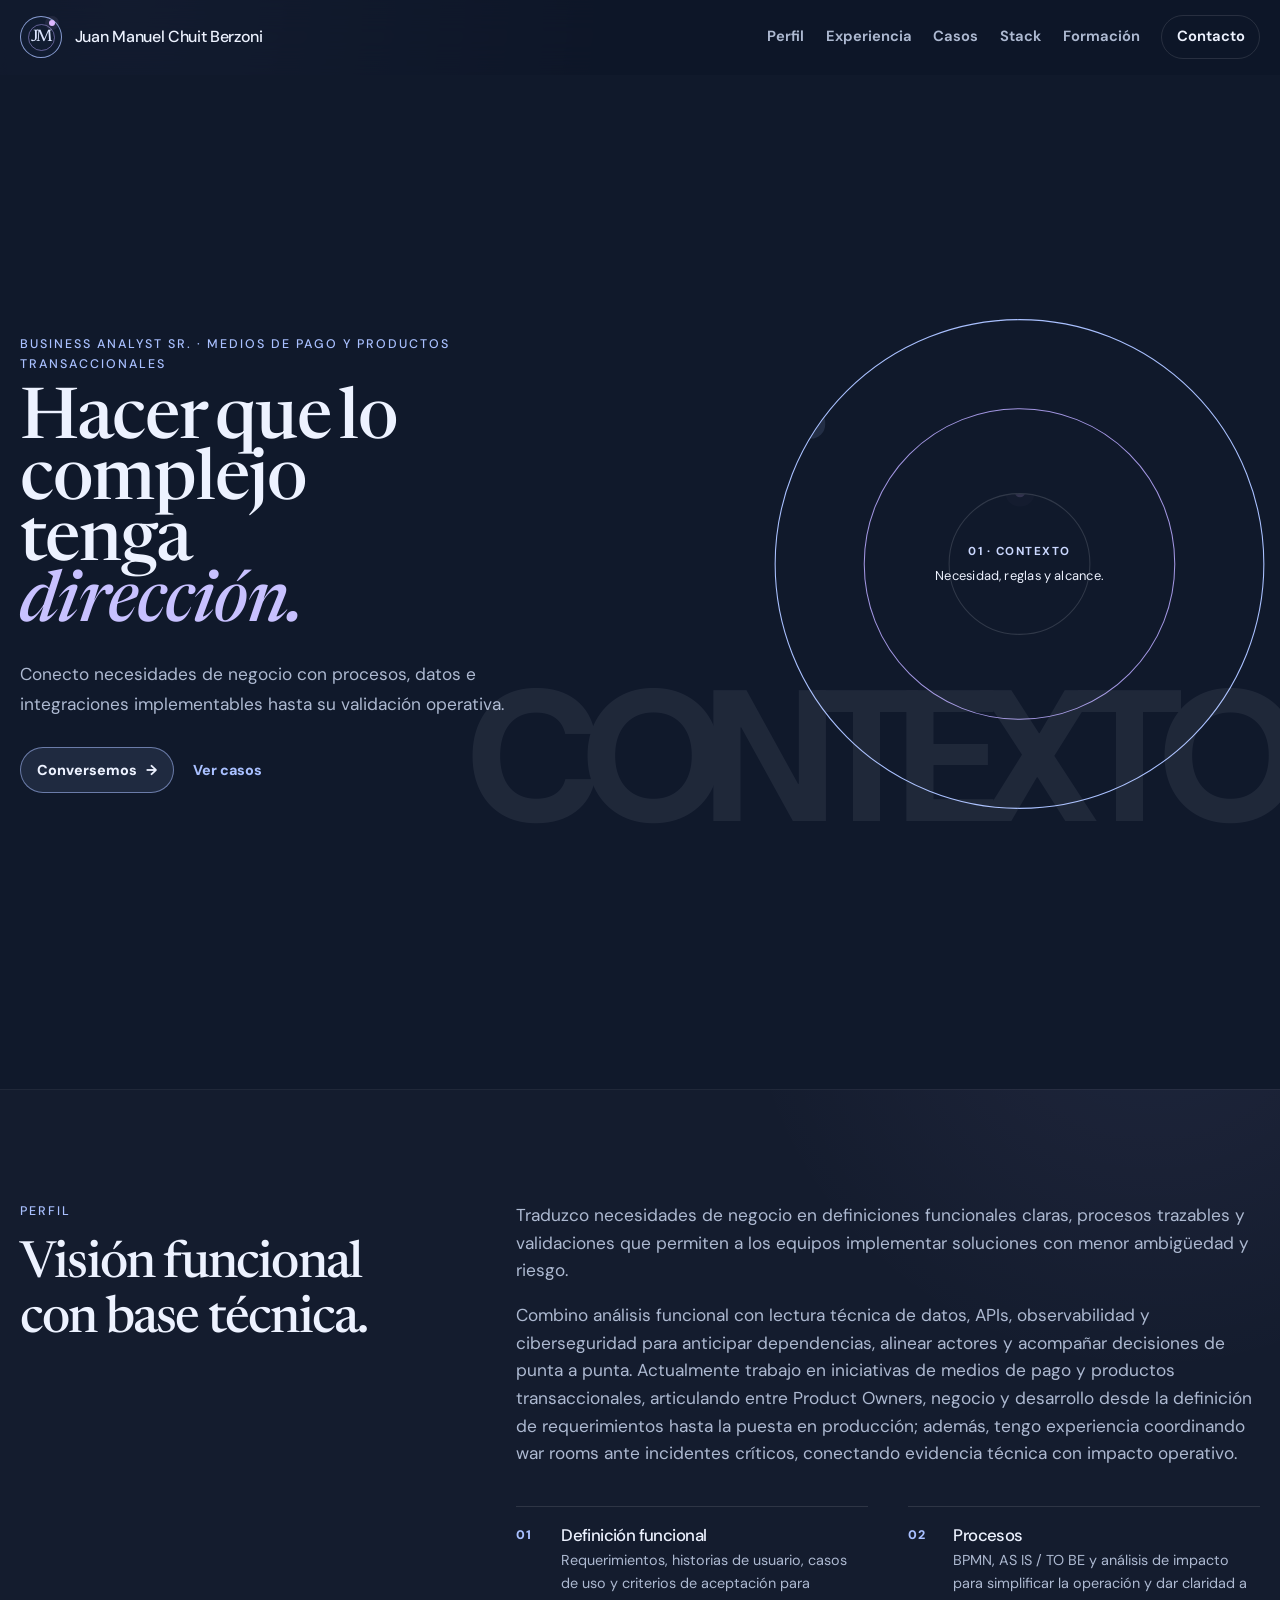
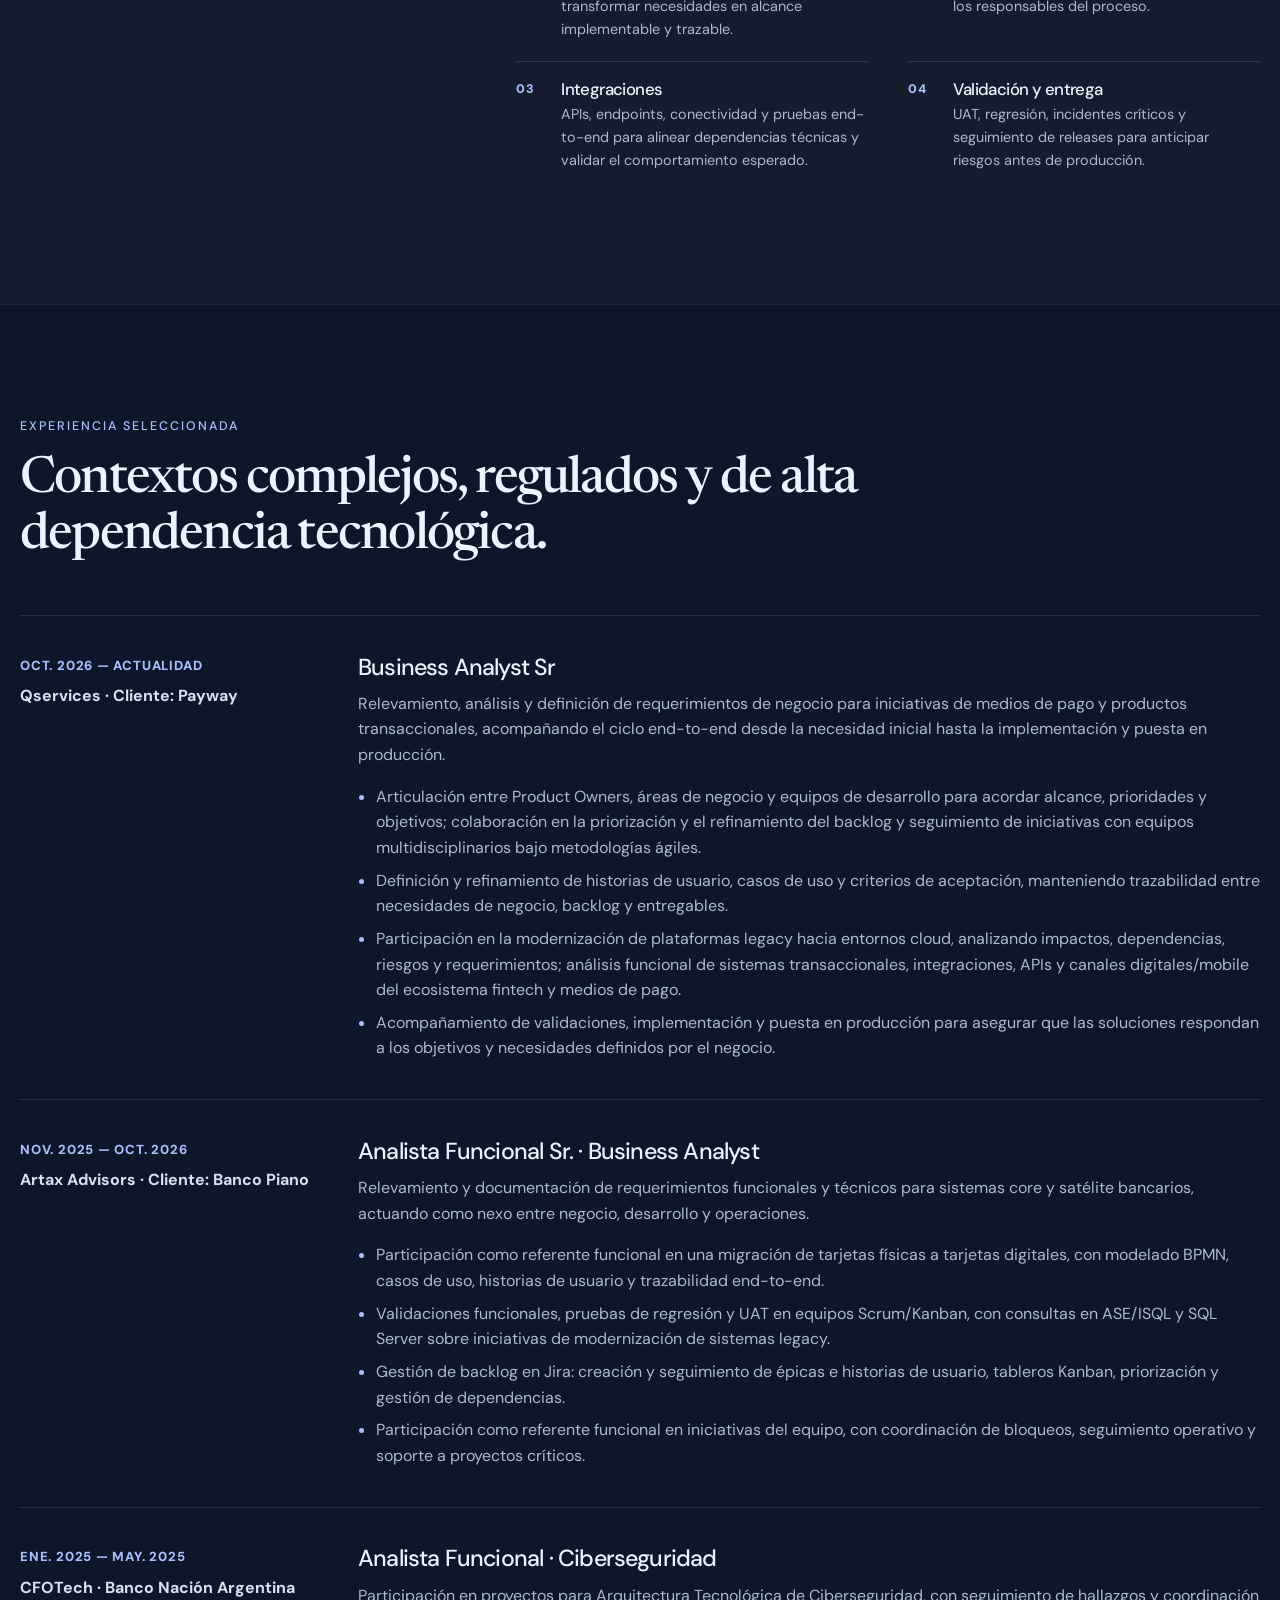
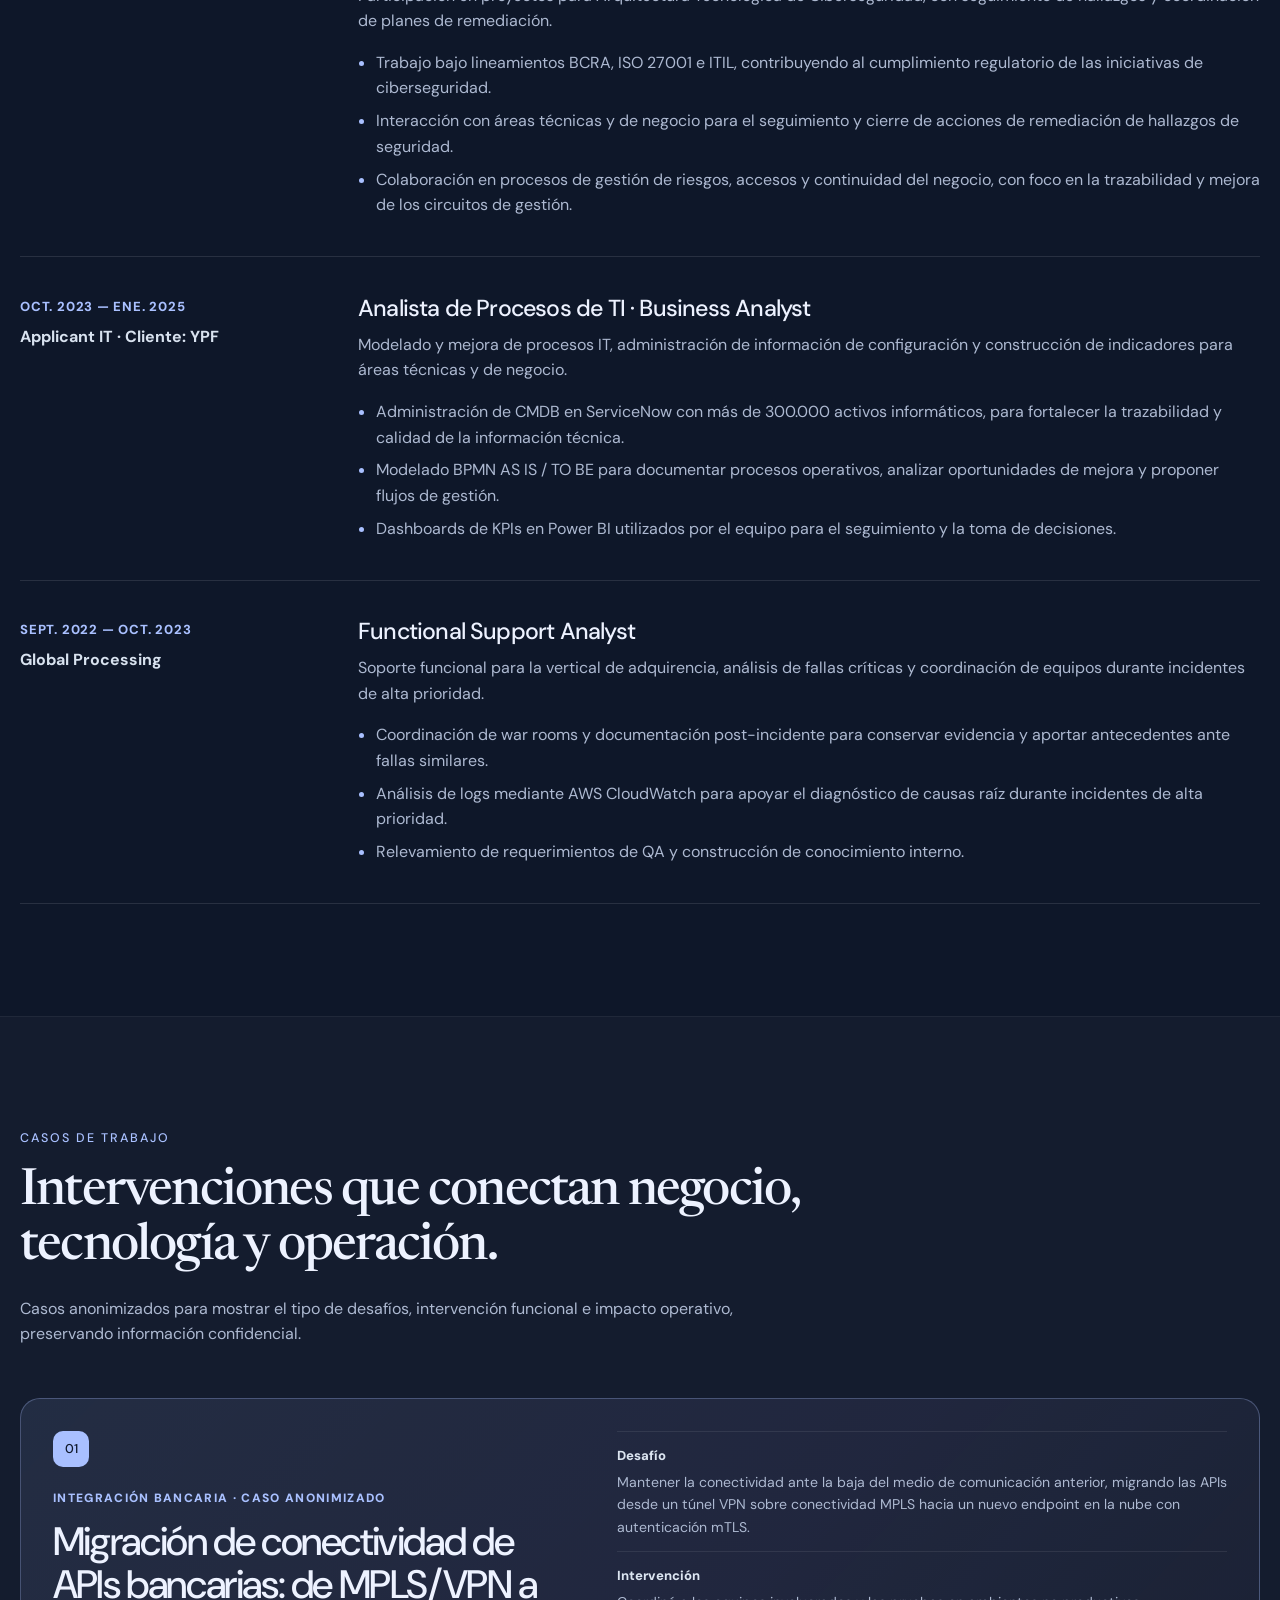
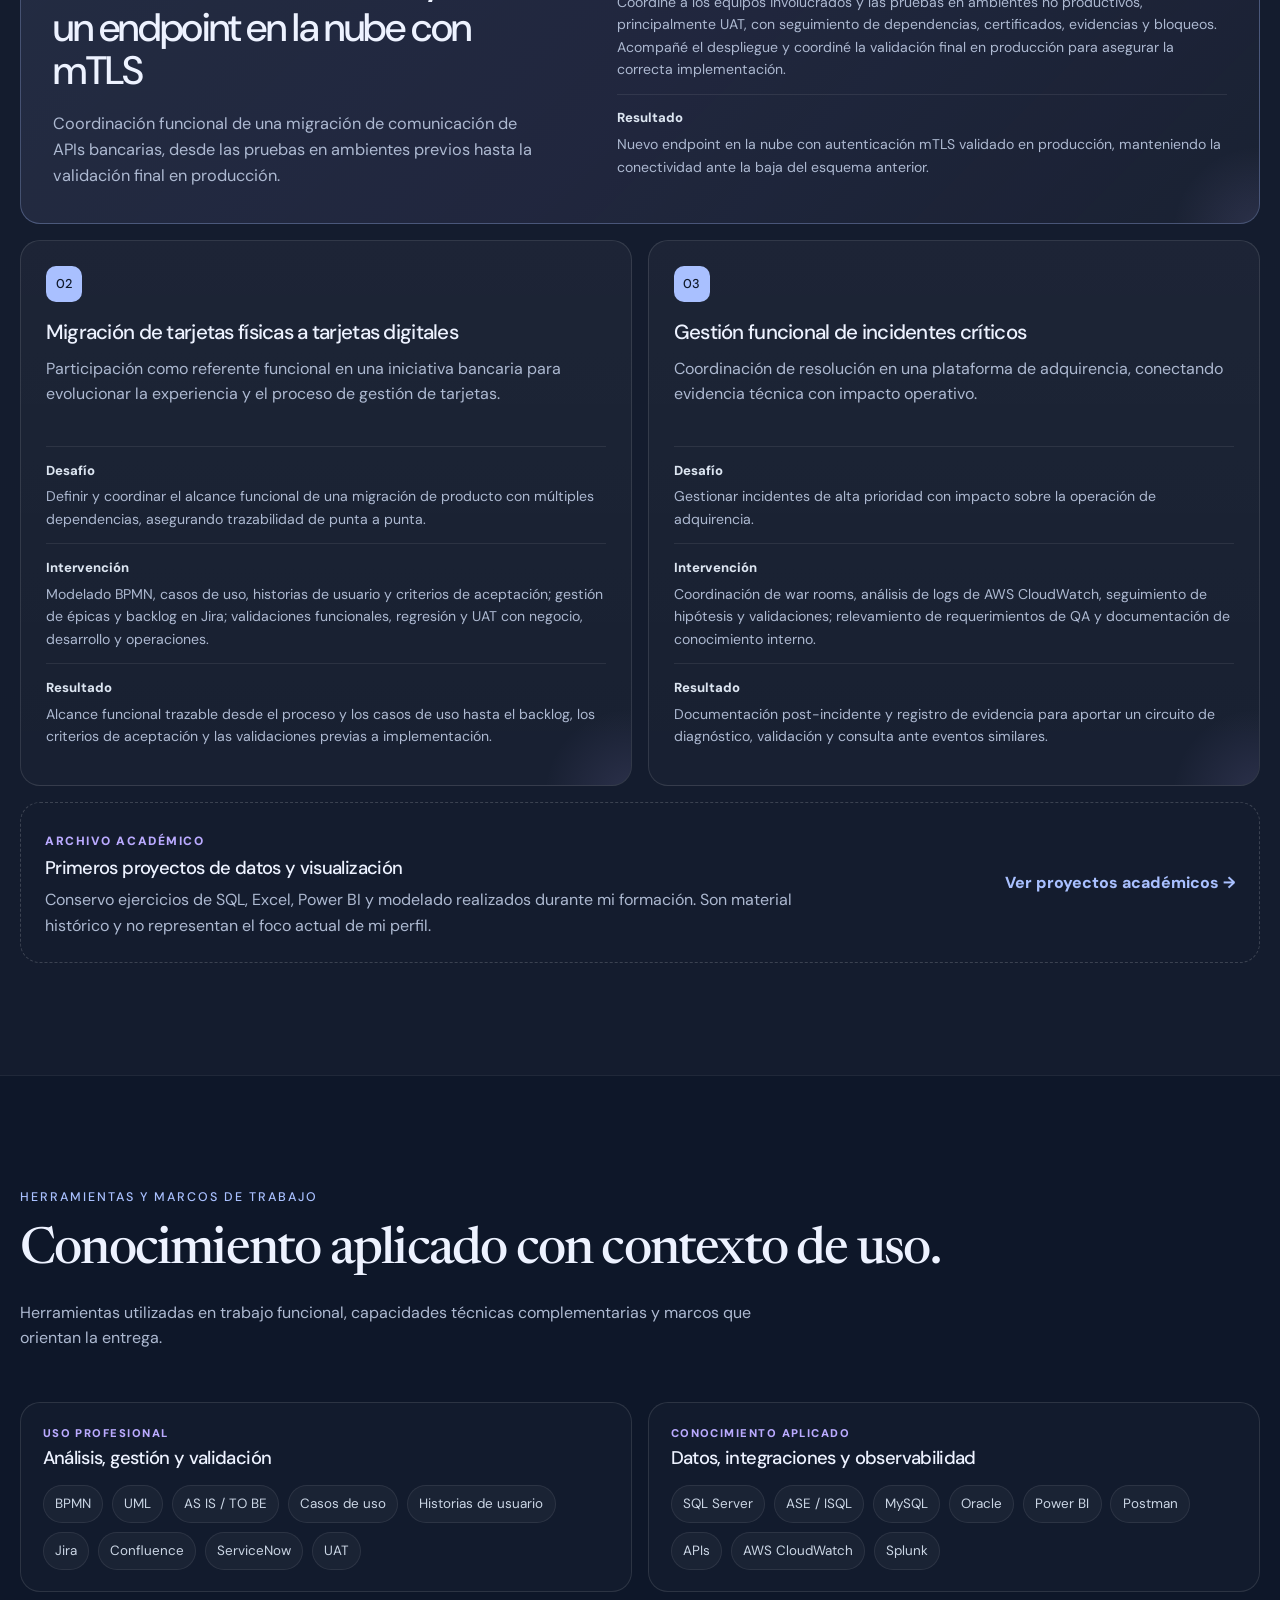
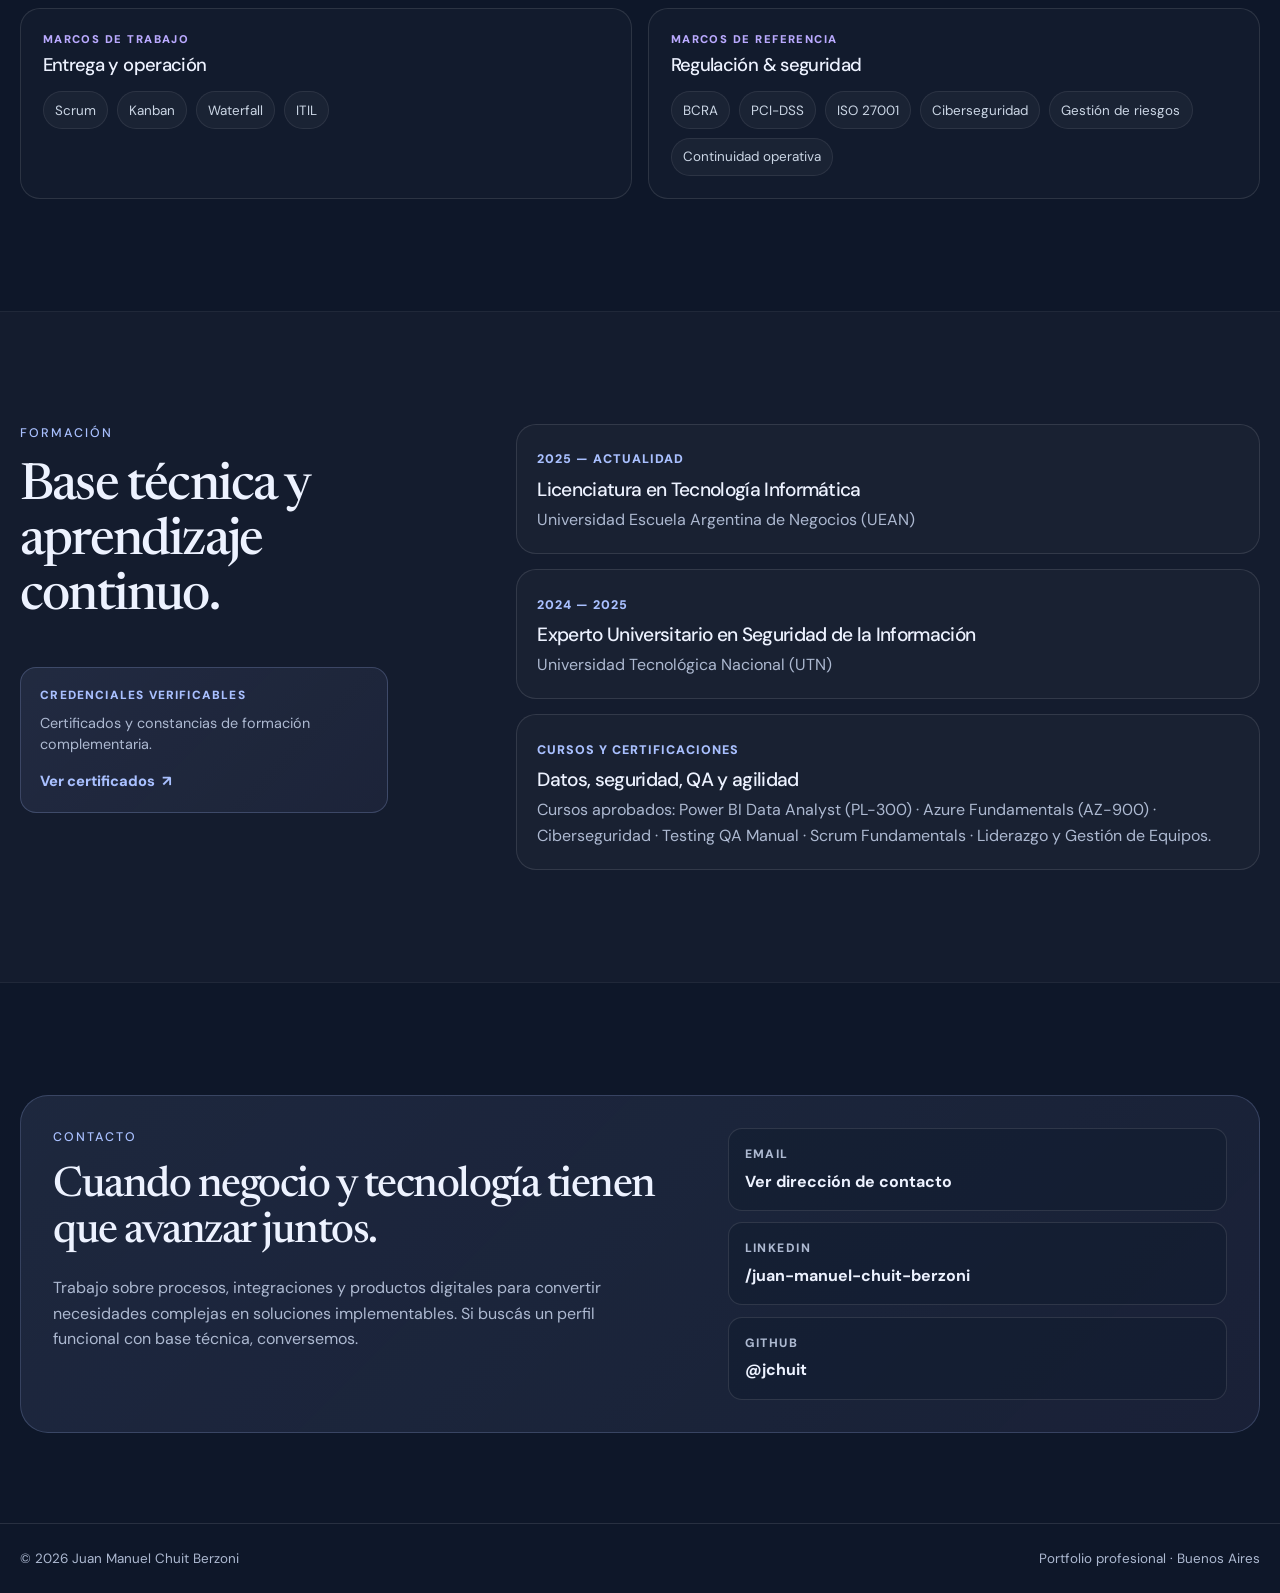
<file: index.html>
<!doctype html>
<html lang="es">
<head>
  <meta charset="utf-8" />
  <meta name="viewport" content="width=device-width, initial-scale=1" />
  <link rel="canonical" href="https://juanchuit.com.ar/" />
  <title>Juan Manuel Chuit Berzoni | Business Analyst Sr. | Medios de pago y productos transaccionales</title>
  <meta name="description" content="Portfolio profesional de Juan Manuel Chuit Berzoni: Business Analyst Sr. enfocado en medios de pago y productos transaccionales, con experiencia en análisis funcional, procesos e integraciones." />
  <meta name="theme-color" content="#0b1020" />
  <meta property="og:title" content="Juan Manuel Chuit Berzoni | Business Analyst Sr. | Medios de pago y productos transaccionales" />
  <meta property="og:site_name" content="Juan Manuel Chuit Berzoni — Portfolio" />
  <meta property="og:description" content="Business Analyst Sr. · Medios de pago y productos transaccionales. Análisis funcional, procesos e integraciones para conectar negocio, tecnología y operación." />
  <meta property="og:type" content="website" />
  <meta property="og:url" content="https://juanchuit.com.ar/" />
  <meta property="og:image" content="https://juanchuit.com.ar/assets/images/social-preview.png" />
  <meta property="og:image:width" content="1200" />
  <meta property="og:image:height" content="630" />
  <meta property="og:image:alt" content="Portfolio profesional de Juan Manuel Chuit Berzoni, Business Analyst Sr. · Medios de pago y productos transaccionales" />
  <meta name="twitter:card" content="summary_large_image" />
  <meta name="twitter:title" content="Juan Manuel Chuit Berzoni | Business Analyst Sr. | Medios de pago y productos transaccionales" />
  <meta name="twitter:description" content="Business Analyst Sr. · Medios de pago y productos transaccionales. Análisis funcional, procesos e integraciones para conectar negocio, tecnología y operación." />
  <meta name="twitter:image" content="https://juanchuit.com.ar/assets/images/social-preview.png" />
  <link rel="icon" href="favicon.svg" type="image/svg+xml" />
  <link rel="preconnect" href="https://fonts.googleapis.com" />
  <link rel="preconnect" href="https://fonts.gstatic.com" crossorigin />
  <link href="https://fonts.googleapis.com/css2?family=DM+Sans:opsz,wght@9..40,400;9..40,500&family=Newsreader:opsz,ital,wght@6..72,0,400;6..72,0,500;6..72,1,400;6..72,1,500&display=swap" rel="stylesheet" />
  <link rel="stylesheet" href="assets/css/main.css?v=20" />
  <script type="application/ld+json">
  {
    "@context": "https://schema.org",
    "@type": "Person",
    "name": "Juan Manuel Chuit Berzoni",
    "jobTitle": "Business Analyst Sr.",
    "url": "https://juanchuit.com.ar/",
    "address": {"@type": "PostalAddress", "addressLocality": "Buenos Aires", "addressCountry": "AR"},
    "sameAs": ["https://www.linkedin.com/in/juan-manuel-chuit-berzoni/", "https://github.com/jchuit"],
    "knowsAbout": ["Análisis funcional", "Procesos TI", "Mejora continua", "BPMN", "Integraciones", "APIs", "SQL", "Ciberseguridad", "ITIL"]
  }
  </script>
  <script type="application/ld+json">
  {
    "@context": "https://schema.org",
    "@type": "WebSite",
    "name": "Juan Manuel Chuit Berzoni — Portfolio",
    "url": "https://juanchuit.com.ar/"
  }
  </script>
</head>
<body>
  <a class="skip-link" href="#contenido">Ir al contenido</a>
  <noscript><style>.reveal{opacity:1;transform:none}</style></noscript>

  <header class="site-header" id="inicio">
    <div class="container nav-wrap">
      <a class="brand" href="#inicio" aria-label="Inicio">
        <span class="brand-mark" aria-hidden="true"><span>JM</span></span>
        <span class="brand-name">Juan Manuel Chuit Berzoni</span>
      </a>
      <button class="nav-toggle" type="button" aria-expanded="false" aria-controls="site-nav" aria-label="Abrir menú">
        <span></span><span></span><span></span>
      </button>
      <nav id="site-nav" class="site-nav" aria-label="Navegación principal">
        <a href="#perfil">Perfil</a>
        <a href="#experiencia">Experiencia</a>
        <a href="#casos">Casos</a>
        <a href="#stack">Stack</a>
        <a href="#formacion">Formación</a>
        <a class="nav-cta" href="#contacto">Contacto</a>
      </nav>
    </div>
  </header>

  <main id="contenido">
    <section class="hero hero-nucleus section" data-state="contexto">
      <div class="container hero-nucleus-grid">
        <div class="hero-copy reveal">
          <p class="eyebrow">Business Analyst Sr. · Medios de pago y productos transaccionales</p>
          <h1><span>Hacer</span><span>que</span><span>lo</span><span>complejo</span><span>tenga</span><em>dirección.</em></h1>
          <p class="hero-lead">
            Conecto necesidades de negocio con procesos, datos e integraciones implementables hasta su validación operativa.
          </p>
          <div class="hero-actions" aria-label="Acciones principales">
            <a class="hero-action hero-action-primary" href="#contacto">Conversemos <span aria-hidden="true">→</span></a>
            <a class="hero-action hero-action-secondary" href="#casos">Ver casos</a>
          </div>
        </div>

        <aside class="nucleus-stage reveal" aria-label="Capas del trabajo funcional">
          <div class="nucleus-delivery-dot" aria-hidden="true"></div>
          <div class="nucleus-layers" data-active-state="contexto">
            <button class="nucleus-layer outer" type="button" data-nucleus-layer="contexto" data-active="true" data-next="false" aria-pressed="true" aria-label="Contexto: necesidad, reglas y alcance">
              <span class="nucleus-node" aria-hidden="true"></span>
            </button>
            <button class="nucleus-layer middle" type="button" data-nucleus-layer="proceso" data-active="false" data-next="true" aria-pressed="false" aria-label="Proceso: dependencias, trazabilidad e integración">
              <span class="nucleus-node" aria-hidden="true"></span>
            </button>
            <button class="nucleus-layer inner" type="button" data-nucleus-layer="entrega" data-active="false" data-next="false" aria-pressed="false" aria-label="Entrega: validación, UAT y operación">
              <span class="nucleus-node" aria-hidden="true"></span>
            </button>
            <p class="nucleus-copy" aria-live="polite">
              <b data-nucleus-title>01 · Contexto</b>
              <span data-nucleus-text>Necesidad, reglas y alcance.</span>
            </p>
          </div>
          <div class="nucleus-word" aria-hidden="true" data-nucleus-word>CONTEXTO</div>
        </aside>
      </div>
    </section>

    <section class="section section-muted" id="perfil">
      <div class="container split-grid">
        <div class="section-heading reveal">
          <p class="eyebrow">Perfil</p>
          <h2>Visión funcional con base técnica.</h2>
        </div>
        <div class="profile-copy reveal">
          <p>
            Traduzco necesidades de negocio en definiciones funcionales claras, procesos trazables y validaciones que permiten a los equipos implementar soluciones con menor ambigüedad y riesgo.
          </p>
          <p>
            Combino análisis funcional con lectura técnica de datos, APIs, observabilidad y ciberseguridad para anticipar dependencias, alinear actores y acompañar decisiones de punta a punta. Actualmente trabajo en iniciativas de medios de pago y productos transaccionales, articulando entre Product Owners, negocio y desarrollo desde la definición de requerimientos hasta la puesta en producción; además, tengo experiencia coordinando war rooms ante incidentes críticos, conectando evidencia técnica con impacto operativo.
          </p>
          <ol class="capability-list">
            <li>
              <span>01</span>
              <div><h3>Definición funcional</h3>
              <p>Requerimientos, historias de usuario, casos de uso y criterios de aceptación para transformar necesidades en alcance implementable y trazable.</p>
              </div>
            </li>
            <li>
              <span>02</span>
              <div><h3>Procesos</h3>
              <p>BPMN, AS IS / TO BE y análisis de impacto para simplificar la operación y dar claridad a los responsables del proceso.</p>
              </div>
            </li>
            <li>
              <span>03</span>
              <div><h3>Integraciones</h3>
              <p>APIs, endpoints, conectividad y pruebas end-to-end para alinear dependencias técnicas y validar el comportamiento esperado.</p>
              </div>
            </li>
            <li>
              <span>04</span>
              <div><h3>Validación y entrega</h3>
              <p>UAT, regresión, incidentes críticos y seguimiento de releases para anticipar riesgos antes de producción.</p>
              </div>
            </li>
          </ol>
        </div>
      </div>
    </section>

    <section class="section" id="experiencia">
      <div class="container">
        <div class="section-heading wide reveal">
          <p class="eyebrow">Experiencia seleccionada</p>
          <h2>Contextos complejos, regulados y de alta dependencia tecnológica.</h2>
        </div>

        <div class="timeline">
          <article class="timeline-item reveal">
            <div class="timeline-meta">
              <span class="date">oct. 2026 — Actualidad</span>
              <span class="company">Qservices · Cliente: Payway</span>
            </div>
            <div class="timeline-content">
              <h3>Business Analyst Sr</h3>
              <p>Relevamiento, análisis y definición de requerimientos de negocio para iniciativas de medios de pago y productos transaccionales, acompañando el ciclo end-to-end desde la necesidad inicial hasta la implementación y puesta en producción.</p>
              <ul>
                <li>Articulación entre Product Owners, áreas de negocio y equipos de desarrollo para acordar alcance, prioridades y objetivos; colaboración en la priorización y el refinamiento del backlog y seguimiento de iniciativas con equipos multidisciplinarios bajo metodologías ágiles.</li>
                <li>Definición y refinamiento de historias de usuario, casos de uso y criterios de aceptación, manteniendo trazabilidad entre necesidades de negocio, backlog y entregables.</li>
                <li>Participación en la modernización de plataformas legacy hacia entornos cloud, analizando impactos, dependencias, riesgos y requerimientos; análisis funcional de sistemas transaccionales, integraciones, APIs y canales digitales/mobile del ecosistema fintech y medios de pago.</li>
                <li>Acompañamiento de validaciones, implementación y puesta en producción para asegurar que las soluciones respondan a los objetivos y necesidades definidos por el negocio.</li>
              </ul>
            </div>
          </article>

          <article class="timeline-item reveal">
            <div class="timeline-meta">
              <span class="date">nov. 2025 — oct. 2026</span>
              <span class="company">Artax Advisors · Cliente: Banco Piano</span>
            </div>
            <div class="timeline-content">
              <h3>Analista Funcional Sr. · Business Analyst</h3>
              <p>Relevamiento y documentación de requerimientos funcionales y técnicos para sistemas core y satélite bancarios, actuando como nexo entre negocio, desarrollo y operaciones.</p>
              <ul>
                <li>Participación como referente funcional en una migración de tarjetas físicas a tarjetas digitales, con modelado BPMN, casos de uso, historias de usuario y trazabilidad end-to-end.</li>
                <li>Validaciones funcionales, pruebas de regresión y UAT en equipos Scrum/Kanban, con consultas en ASE/ISQL y SQL Server sobre iniciativas de modernización de sistemas legacy.</li>
                <li>Gestión de backlog en Jira: creación y seguimiento de épicas e historias de usuario, tableros Kanban, priorización y gestión de dependencias.</li>
                <li>Participación como referente funcional en iniciativas del equipo, con coordinación de bloqueos, seguimiento operativo y soporte a proyectos críticos.</li>
              </ul>
            </div>
          </article>

          <article class="timeline-item reveal">
            <div class="timeline-meta">
              <span class="date">ene. 2025 — may. 2025</span>
              <span class="company">CFOTech · Banco Nación Argentina</span>
            </div>
            <div class="timeline-content">
              <h3>Analista Funcional · Ciberseguridad</h3>
              <p>Participación en proyectos para Arquitectura Tecnológica de Ciberseguridad, con seguimiento de hallazgos y coordinación de planes de remediación.</p>
              <ul>
                <li>Trabajo bajo lineamientos BCRA, ISO 27001 e ITIL, contribuyendo al cumplimiento regulatorio de las iniciativas de ciberseguridad.</li>
                <li>Interacción con áreas técnicas y de negocio para el seguimiento y cierre de acciones de remediación de hallazgos de seguridad.</li>
                <li>Colaboración en procesos de gestión de riesgos, accesos y continuidad del negocio, con foco en la trazabilidad y mejora de los circuitos de gestión.</li>
              </ul>
            </div>
          </article>

          <article class="timeline-item reveal">
            <div class="timeline-meta">
              <span class="date">oct. 2023 — ene. 2025</span>
              <span class="company">Applicant IT · Cliente: YPF</span>
            </div>
            <div class="timeline-content">
              <h3>Analista de Procesos de TI · Business Analyst</h3>
              <p>Modelado y mejora de procesos IT, administración de información de configuración y construcción de indicadores para áreas técnicas y de negocio.</p>
              <ul>
                <li>Administración de CMDB en ServiceNow con más de 300.000 activos informáticos, para fortalecer la trazabilidad y calidad de la información técnica.</li>
                <li>Modelado BPMN AS IS / TO BE para documentar procesos operativos, analizar oportunidades de mejora y proponer flujos de gestión.</li>
                <li>Dashboards de KPIs en Power BI utilizados por el equipo para el seguimiento y la toma de decisiones.</li>
              </ul>
            </div>
          </article>

          <article class="timeline-item reveal">
            <div class="timeline-meta">
              <span class="date">sept. 2022 — oct. 2023</span>
              <span class="company">Global Processing</span>
            </div>
            <div class="timeline-content">
              <h3>Functional Support Analyst</h3>
              <p>Soporte funcional para la vertical de adquirencia, análisis de fallas críticas y coordinación de equipos durante incidentes de alta prioridad.</p>
              <ul>
                <li>Coordinación de war rooms y documentación post-incidente para conservar evidencia y aportar antecedentes ante fallas similares.</li>
                <li>Análisis de logs mediante AWS CloudWatch para apoyar el diagnóstico de causas raíz durante incidentes de alta prioridad.</li>
                <li>Relevamiento de requerimientos de QA y construcción de conocimiento interno.</li>
              </ul>
            </div>
          </article>
        </div>
      </div>
    </section>

    <section class="section section-muted" id="casos">
      <div class="container">
        <div class="section-heading wide reveal">
          <p class="eyebrow">Casos de trabajo</p>
          <h2>Intervenciones que conectan negocio, tecnología y operación.</h2>
          <p class="section-note">Casos anonimizados para mostrar el tipo de desafíos, intervención funcional e impacto operativo, preservando información confidencial.</p>
        </div>

        <div class="case-grid">
          <article class="case-card case-featured reveal">
            <span class="case-number">01</span>
            <p class="case-kicker">Integración bancaria · Caso anonimizado</p>
            <h3>Migración de conectividad de APIs bancarias: de MPLS/VPN a un endpoint en la nube con mTLS</h3>
            <p class="case-summary">Coordinación funcional de una migración de comunicación de APIs bancarias, desde las pruebas en ambientes previos hasta la validación final en producción.</p>
            <dl>
              <div><dt>Desafío</dt><dd>Mantener la conectividad ante la baja del medio de comunicación anterior, migrando las APIs desde un túnel VPN sobre conectividad MPLS hacia un nuevo endpoint en la nube con autenticación mTLS.</dd></div>
              <div><dt>Intervención</dt><dd>Coordiné a los equipos involucrados y las pruebas en ambientes no productivos, principalmente UAT, con seguimiento de dependencias, certificados, evidencias y bloqueos. Acompañé el despliegue y coordiné la validación final en producción para asegurar la correcta implementación.</dd></div>
              <div><dt>Resultado</dt><dd>Nuevo endpoint en la nube con autenticación mTLS validado en producción, manteniendo la conectividad ante la baja del esquema anterior.</dd></div>
            </dl>
          </article>

          <article class="case-card reveal">
            <span class="case-number">02</span>
            <h3>Migración de tarjetas físicas a tarjetas digitales</h3>
            <p class="case-summary">Participación como referente funcional en una iniciativa bancaria para evolucionar la experiencia y el proceso de gestión de tarjetas.</p>
            <dl>
              <div><dt>Desafío</dt><dd>Definir y coordinar el alcance funcional de una migración de producto con múltiples dependencias, asegurando trazabilidad de punta a punta.</dd></div>
              <div><dt>Intervención</dt><dd>Modelado BPMN, casos de uso, historias de usuario y criterios de aceptación; gestión de épicas y backlog en Jira; validaciones funcionales, regresión y UAT con negocio, desarrollo y operaciones.</dd></div>
              <div><dt>Resultado</dt><dd>Alcance funcional trazable desde el proceso y los casos de uso hasta el backlog, los criterios de aceptación y las validaciones previas a implementación.</dd></div>
            </dl>
          </article>

          <article class="case-card reveal">
            <span class="case-number">03</span>
            <h3>Gestión funcional de incidentes críticos</h3>
            <p class="case-summary">Coordinación de resolución en una plataforma de adquirencia, conectando evidencia técnica con impacto operativo.</p>
            <dl>
              <div><dt>Desafío</dt><dd>Gestionar incidentes de alta prioridad con impacto sobre la operación de adquirencia.</dd></div>
              <div><dt>Intervención</dt><dd>Coordinación de war rooms, análisis de logs de AWS CloudWatch, seguimiento de hipótesis y validaciones; relevamiento de requerimientos de QA y documentación de conocimiento interno.</dd></div>
              <div><dt>Resultado</dt><dd>Documentación post-incidente y registro de evidencia para aportar un circuito de diagnóstico, validación y consulta ante eventos similares.</dd></div>
            </dl>
          </article>
        </div>

        <div class="archive-card reveal">
          <div>
            <span class="archive-label">Archivo académico</span>
            <h3>Primeros proyectos de datos y visualización</h3>
            <p>Conservo ejercicios de SQL, Excel, Power BI y modelado realizados durante mi formación. Son material histórico y no representan el foco actual de mi perfil.</p>
          </div>
          <a class="text-link" href="Practicas/" aria-label="Abrir proyectos académicos e históricos">Ver proyectos académicos →</a>
        </div>
      </div>
    </section>

    <section class="section" id="stack">
      <div class="container">
        <div class="section-heading wide reveal">
          <p class="eyebrow">Herramientas y marcos de trabajo</p>
          <h2>Conocimiento aplicado con contexto de uso.</h2>
          <p class="section-note">Herramientas utilizadas en trabajo funcional, capacidades técnicas complementarias y marcos que orientan la entrega.</p>
        </div>

        <div class="stack-grid">
          <article class="stack-group reveal">
            <p class="stack-label">Uso profesional</p>
            <h3>Análisis, gestión y validación</h3>
            <div class="chips"><span>BPMN</span><span>UML</span><span>AS IS / TO BE</span><span>Casos de uso</span><span>Historias de usuario</span><span>Jira</span><span>Confluence</span><span>ServiceNow</span><span>UAT</span></div>
          </article>
          <article class="stack-group reveal">
            <p class="stack-label">Conocimiento aplicado</p>
            <h3>Datos, integraciones y observabilidad</h3>
            <div class="chips"><span>SQL Server</span><span>ASE / ISQL</span><span>MySQL</span><span>Oracle</span><span>Power BI</span><span>Postman</span><span>APIs</span><span>AWS CloudWatch</span><span>Splunk</span></div>
          </article>
          <article class="stack-group reveal">
            <p class="stack-label">Marcos de trabajo</p>
            <h3>Entrega y operación</h3>
            <div class="chips"><span>Scrum</span><span>Kanban</span><span>Waterfall</span><span>ITIL</span></div>
          </article>
          <article class="stack-group reveal">
            <p class="stack-label">Marcos de referencia</p>
            <h3>Regulación &amp; seguridad</h3>
            <div class="chips"><span>BCRA</span><span>PCI-DSS</span><span>ISO 27001</span><span>Ciberseguridad</span><span>Gestión de riesgos</span><span>Continuidad operativa</span></div>
          </article>
        </div>
      </div>
    </section>

    <section class="section section-muted" id="formacion">
      <div class="container split-grid">
        <div class="section-heading reveal">
          <p class="eyebrow">Formación</p>
          <h2>Base técnica y aprendizaje continuo.</h2>
          <aside class="credentials-card" aria-label="Certificados y credenciales">
            <span class="credentials-label">Credenciales verificables</span>
            <p>Certificados y constancias de formación complementaria.</p>
            <a class="credential-link" href="https://drive.google.com/drive/folders/1uWCqMk-91DGd1m6GqrE9mbdfRe4zXWXl?usp=sharing" target="_blank" rel="noopener">
              <span>Ver certificados</span>
              <span aria-hidden="true">↗</span>
            </a>
          </aside>
        </div>
        <div class="education-list reveal">
          <article>
            <span class="education-date">2025 — Actualidad</span>
            <h3>Licenciatura en Tecnología Informática</h3>
            <p>Universidad Escuela Argentina de Negocios (UEAN)</p>
          </article>
          <article>
            <span class="education-date">2024 — 2025</span>
            <h3>Experto Universitario en Seguridad de la Información</h3>
            <p>Universidad Tecnológica Nacional (UTN)</p>
          </article>
          <article>
            <span class="education-date">Cursos y certificaciones</span>
            <h3>Datos, seguridad, QA y agilidad</h3>
            <p>Cursos aprobados: Power BI Data Analyst (PL-300) · Azure Fundamentals (AZ-900) · Ciberseguridad · Testing QA Manual · Scrum Fundamentals · Liderazgo y Gestión de Equipos.</p>
          </article>
        </div>
      </div>
    </section>

    <section class="section contact-section" id="contacto">
      <div class="container contact-grid reveal">
        <div>
          <p class="eyebrow">Contacto</p>
          <h2>Cuando negocio y tecnología tienen que avanzar juntos.</h2>
          <p class="contact-copy">Trabajo sobre procesos, integraciones y productos digitales para convertir necesidades complejas en soluciones implementables. Si buscás un perfil funcional con base técnica, conversemos.</p>
        </div>
        <div class="contact-links">
          <button class="contact-email-reveal" type="button" aria-label="Mostrar dirección de email"><span>Email</span><strong>Ver dirección de contacto</strong></button>
          <a href="https://www.linkedin.com/in/juan-manuel-chuit-berzoni/" target="_blank" rel="noopener"><span>LinkedIn</span><strong>/juan-manuel-chuit-berzoni</strong></a>
          <a href="https://github.com/jchuit" target="_blank" rel="noopener"><span>GitHub</span><strong>@jchuit</strong></a>
        </div>
      </div>
    </section>
  </main>

  <button class="back-to-top" type="button" aria-label="Volver al inicio" title="Volver al inicio">
    <span aria-hidden="true">↑</span>
    <span>Inicio</span>
  </button>

  <footer class="site-footer">
    <div class="container footer-wrap">
      <span>© <span id="year"></span> Juan Manuel Chuit Berzoni</span>
      <span>Portfolio profesional · Buenos Aires</span>
    </div>
  </footer>

  <script src="assets/js/main.js"></script>
  <!-- Cloudflare Web Analytics -->
  <script
    type="module"
    src="https://static.cloudflareinsights.com/beacon.min.js"
    data-cf-beacon='{"token":"8386a2cca1eb41f5b2768eba46c7b774"}'>
  </script>
  <!-- End Cloudflare Web Analytics -->
</body>
</html>
</file>
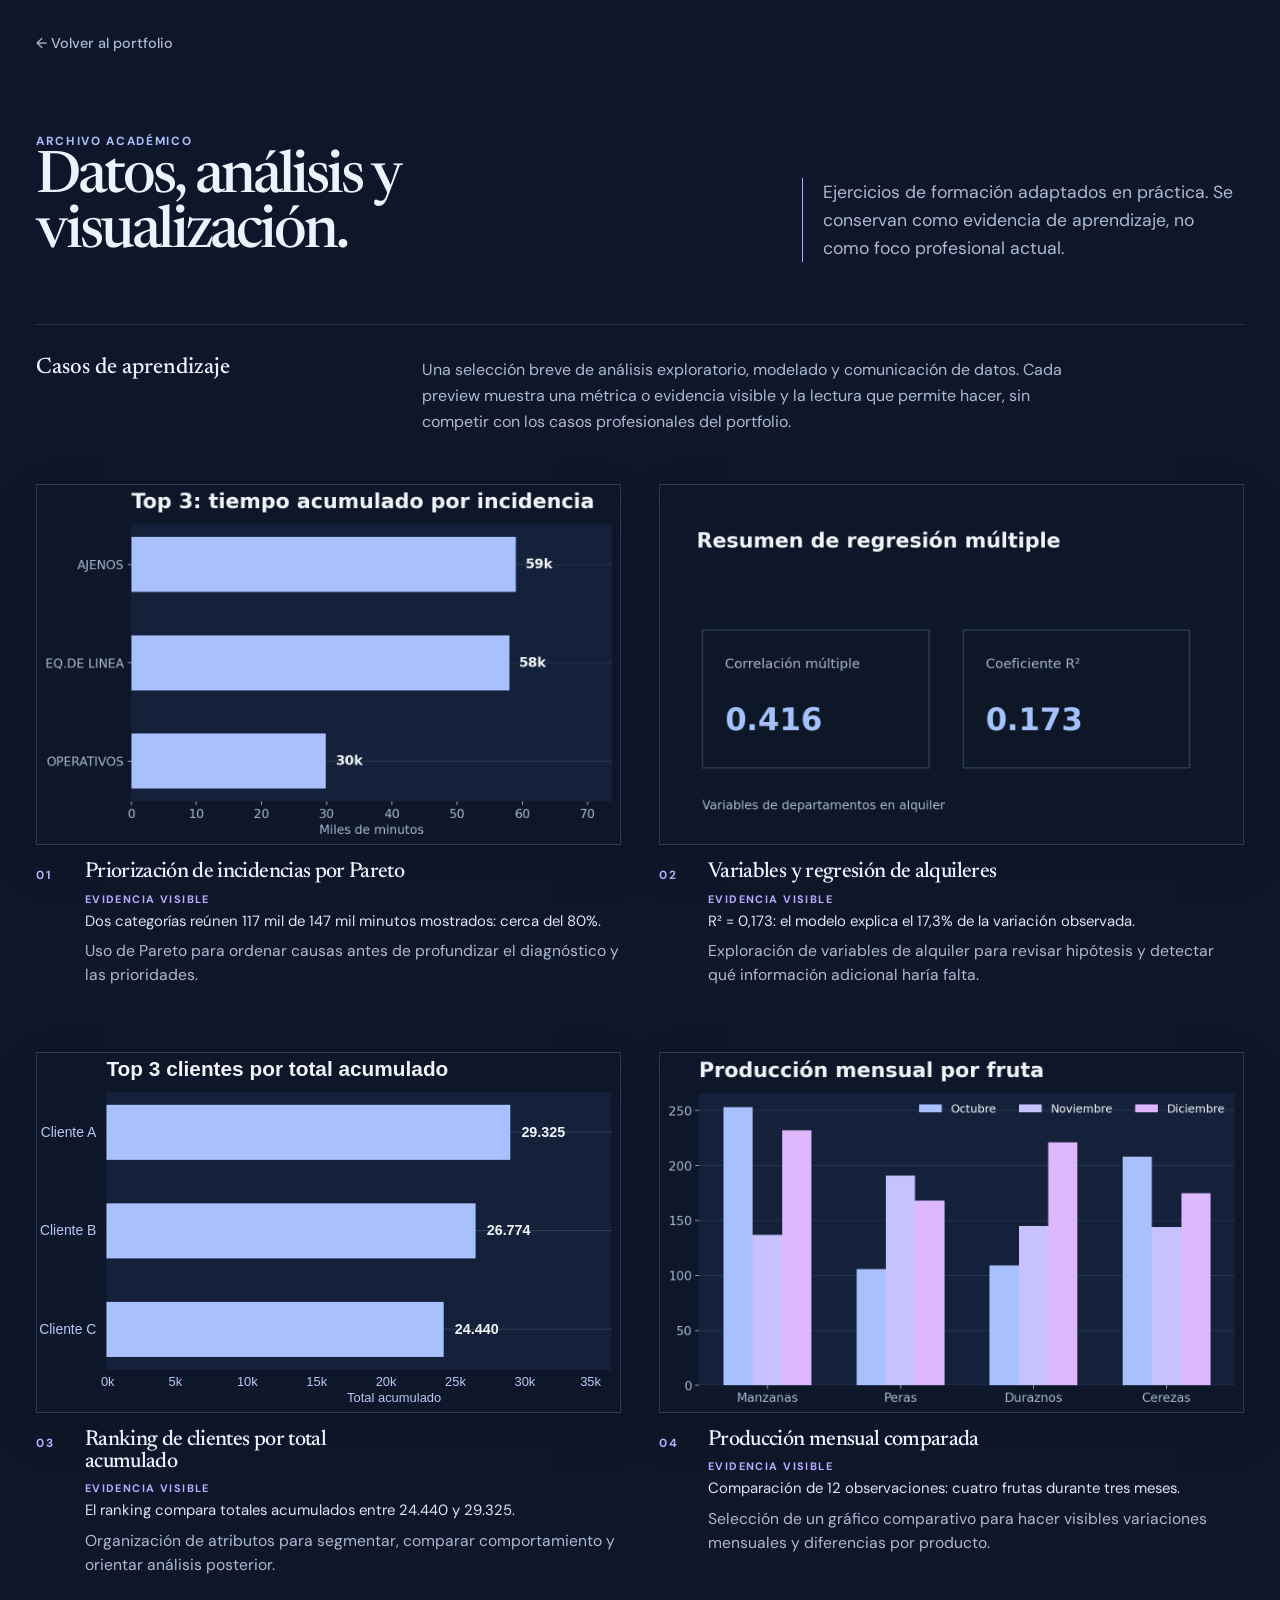
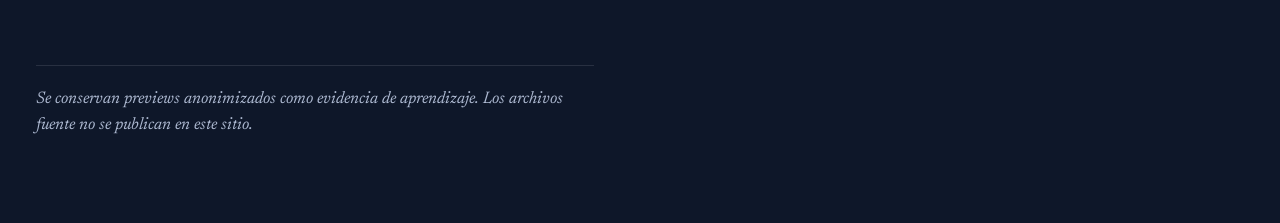
<file: Practicas/index.html>
<!doctype html>
<html lang="es">
<head>
  <meta charset="utf-8" />
  <meta name="viewport" content="width=device-width, initial-scale=1" />
  <meta name="theme-color" content="#0e1729" />
  <meta name="robots" content="noindex,follow" />
  <meta name="description" content="Archivo académico de Juan Manuel Chuit Berzoni: ejercicios históricos de análisis de datos, estadística, modelado y visualización." />
  <link rel="canonical" href="https://juanchuit.com.ar/Practicas/" />
  <link rel="preconnect" href="https://fonts.googleapis.com" />
  <link rel="preconnect" href="https://fonts.gstatic.com" crossorigin />
  <link href="https://fonts.googleapis.com/css2?family=DM+Sans:opsz,wght@9..40,400;9..40,500;9..40,700&family=Newsreader:opsz,wght@6..72,400;6..72,500;6..72,600&display=swap" rel="stylesheet" />
  <title>Archivo académico | Juan Manuel Chuit Berzoni</title>
  <style>
    :root { color-scheme: dark; --bg: #0e1729; --surface: #15213a; --text: #edf2ff; --muted: #adb9d1; --line: rgba(255, 255, 255, .11); --accent: #a9c0ff; --accent-2: #baaaff; --wrap: 1320px; }
    * { box-sizing: border-box; }
    html { scroll-behavior: smooth; }
    body { margin: 0; background: var(--bg); color: var(--text); font-family: "DM Sans", ui-sans-serif, system-ui, sans-serif; line-height: 1.6; }
    a { color: inherit; }
    .wrap { width: min(calc(100% - 72px), var(--wrap)); margin: 0 auto; padding: 30px 0 84px; }
    .back { display: inline-flex; align-items: center; gap: .55rem; color: var(--muted); text-decoration: none; font-size: .9rem; font-weight: 500; transition: color .2s ease; }
    .back:hover, .back:focus-visible { color: var(--accent); }
    .hero { display: grid; grid-template-columns: minmax(0, 1.1fr) minmax(280px, .72fr); gap: clamp(3rem, 7vw, 8rem); align-items: end; padding: 76px 0 62px; border-bottom: 1px solid var(--line); }
    .eyebrow, .case-index { margin: 0; color: var(--accent); font-size: .74rem; font-weight: 700; letter-spacing: .14em; text-transform: uppercase; }
    h1, h2, h3 { font-family: "Newsreader", Georgia, serif; font-weight: 500; }
    h1 { max-width: 13ch; margin: 0; font-size: clamp(2.9rem, 4.55vw, 4.65rem); line-height: .96; letter-spacing: -.05em; }
    .hero-lead { max-width: 36ch; margin: 0; border-left: 1px solid var(--accent-2); padding-left: 1.3rem; color: var(--muted); font-size: 1.1rem; }
    .intro { display: grid; grid-template-columns: minmax(180px, .43fr) minmax(0, 1fr); gap: 2rem; padding: 32px 0 50px; }
    .intro h2 { margin: 0; font-size: 1.4rem; line-height: 1.05; }
    .intro p { max-width: 60ch; margin: 0; color: var(--muted); font-size: 1rem; }
    .gallery { display: grid; grid-template-columns: repeat(2, minmax(0, 1fr)); gap: clamp(3rem, 5vw, 4.8rem) clamp(1.5rem, 3vw, 3.5rem); }
    .case { min-width: 0; }
    .preview-link { display: block; overflow: hidden; border: 1px solid rgba(169, 192, 255, .22); background: #0b1425; aspect-ratio: 1256 / 776; box-shadow: 0 18px 42px rgba(2, 8, 23, .16); }
    .preview-link:hover { border-color: rgba(186, 170, 255, .62); }
    .preview-link:focus-visible { outline: 2px solid var(--accent); outline-offset: 5px; }
    .preview { display: block; width: 100%; height: 100%; object-fit: contain; object-position: center; }
    .case-copy { display: grid; grid-template-columns: 2.25rem minmax(0, 1fr); gap: .8rem; padding-top: 1rem; }
    .case-index { padding-top: .28rem; color: var(--accent-2); }
    .case h3 { max-width: 27ch; margin: 0 0 .45rem; font-size: clamp(1.35rem, 1.65vw, 1.72rem); line-height: 1.02; letter-spacing: -.03em; }
    .case p { max-width: 53ch; margin: 0; color: var(--muted); font-size: .98rem; line-height: 1.55; }
    .case-metric { margin-bottom: .4rem !important; color: #dce5f1 !important; font-size: .93rem !important; }
    .case-metric span { display: block; margin-bottom: .14rem; color: var(--accent-2); font-size: .68rem; font-weight: 700; letter-spacing: .13em; text-transform: uppercase; }
    .footnote { max-width: 62ch; margin: 88px 0 0; border-top: 1px solid var(--line); padding-top: 1.2rem; color: var(--muted); font-family: "Newsreader", Georgia, serif; font-size: 1.05rem; font-style: italic; }
    @media (max-width: 860px) { .hero { grid-template-columns: 1fr; gap: 1.6rem; padding: 70px 0 56px; } .hero-lead { max-width: 48ch; } .intro { grid-template-columns: 1fr; gap: .8rem; } .gallery { gap: 52px 1.5rem; } }
    @media (max-width: 600px) { .wrap { width: min(calc(100% - 32px), var(--wrap)); padding-top: 24px; padding-bottom: 62px; } .hero { padding: 52px 0 44px; } h1 { max-width: 12ch; font-size: clamp(2.65rem, 12vw, 3.45rem); } .hero-lead { border-left: 0; padding-left: 0; font-size: 1rem; } .intro { padding: 25px 0 38px; } .gallery { grid-template-columns: 1fr; gap: 42px; } .case-copy { grid-template-columns: 2.15rem minmax(0, 1fr); gap: .68rem; padding-top: .9rem; } .case h3 { font-size: 1.55rem; } .case p { font-size: .94rem; } .footnote { margin-top: 62px; font-size: 1rem; } }
  </style>
</head>
<body>
  <main class="wrap">
    <a class="back" href="../" aria-label="Volver al portfolio principal">← Volver al portfolio</a>
    <section class="hero" aria-labelledby="titulo-principal">
      <div><p class="eyebrow">Archivo académico</p><h1 id="titulo-principal">Datos, análisis y visualización.</h1></div>
      <p class="hero-lead">Ejercicios de formación adaptados en práctica. Se conservan como evidencia de aprendizaje, no como foco profesional actual.</p>
    </section>
    <section class="intro" aria-labelledby="casos">
      <h2 id="casos">Casos de aprendizaje</h2>
      <p>Una selección breve de análisis exploratorio, modelado y comunicación de datos. Cada preview muestra una métrica o evidencia visible y la lectura que permite hacer, sin competir con los casos profesionales del portfolio.</p>
    </section>
    <section class="gallery" aria-label="Galería de ejercicios académicos">
      <article class="case"><a class="preview-link" href="previews/pareto-incidencias.png" aria-label="Abrir preview completo del análisis exploratorio de datos comerciales"><img class="preview" src="previews/pareto-incidencias.png" alt="Resumen visual del tiempo acumulado por tipo de incidencia" width="1256" height="776" loading="lazy" decoding="async" /></a><div class="case-copy"><span class="case-index">01</span><div><h3>Priorización de incidencias por Pareto</h3><p class="case-metric"><span>Evidencia visible</span>Dos categorías reúnen 117 mil de 147 mil minutos mostrados: cerca del 80%.</p><p>Uso de Pareto para ordenar causas antes de profundizar el diagnóstico y las prioridades.</p></div></div></article>
      <article class="case"><a class="preview-link" href="previews/regresion-alquileres.png" aria-label="Abrir preview completo de variables y regresión de alquileres"><img class="preview" src="previews/regresion-alquileres.png" alt="Resumen visual de una regresión múltiple de alquileres" width="1256" height="776" loading="lazy" decoding="async" /></a><div class="case-copy"><span class="case-index">02</span><div><h3>Variables y regresión de alquileres</h3><p class="case-metric"><span>Evidencia visible</span>R² = 0,173: el modelo explica el 17,3% de la variación observada.</p><p>Exploración de variables de alquiler para revisar hipótesis y detectar qué información adicional haría falta.</p></div></div></article>
      <article class="case"><a class="preview-link" href="previews/clientes-totales-anon.html" aria-label="Abrir preview completo de ranking anonimizado de clientes"><img class="preview" src="previews/clientes-totales-anon.svg" alt="Ranking anonimizado de tres clientes por total acumulado" width="1256" height="776" loading="lazy" decoding="async" /></a><div class="case-copy"><span class="case-index">03</span><div><h3>Ranking de clientes por total acumulado</h3><p class="case-metric"><span>Evidencia visible</span>El ranking compara totales acumulados entre 24.440 y 29.325.</p><p>Organización de atributos para segmentar, comparar comportamiento y orientar análisis posterior.</p></div></div></article>
      <article class="case"><a class="preview-link" href="previews/produccion-mensual.png" aria-label="Abrir preview completo de visualización y comunicación de datos"><img class="preview" src="previews/produccion-mensual.png" alt="Gráfico de producción mensual por fruta" width="1256" height="776" loading="lazy" decoding="async" /></a><div class="case-copy"><span class="case-index">04</span><div><h3>Producción mensual comparada</h3><p class="case-metric"><span>Evidencia visible</span>Comparación de 12 observaciones: cuatro frutas durante tres meses.</p><p>Selección de un gráfico comparativo para hacer visibles variaciones mensuales y diferencias por producto.</p></div></div></article>
    </section>
    <p class="footnote">Se conservan previews anonimizados como evidencia de aprendizaje. Los archivos fuente no se publican en este sitio.</p>
  </main>
</body>
</html>
</file>
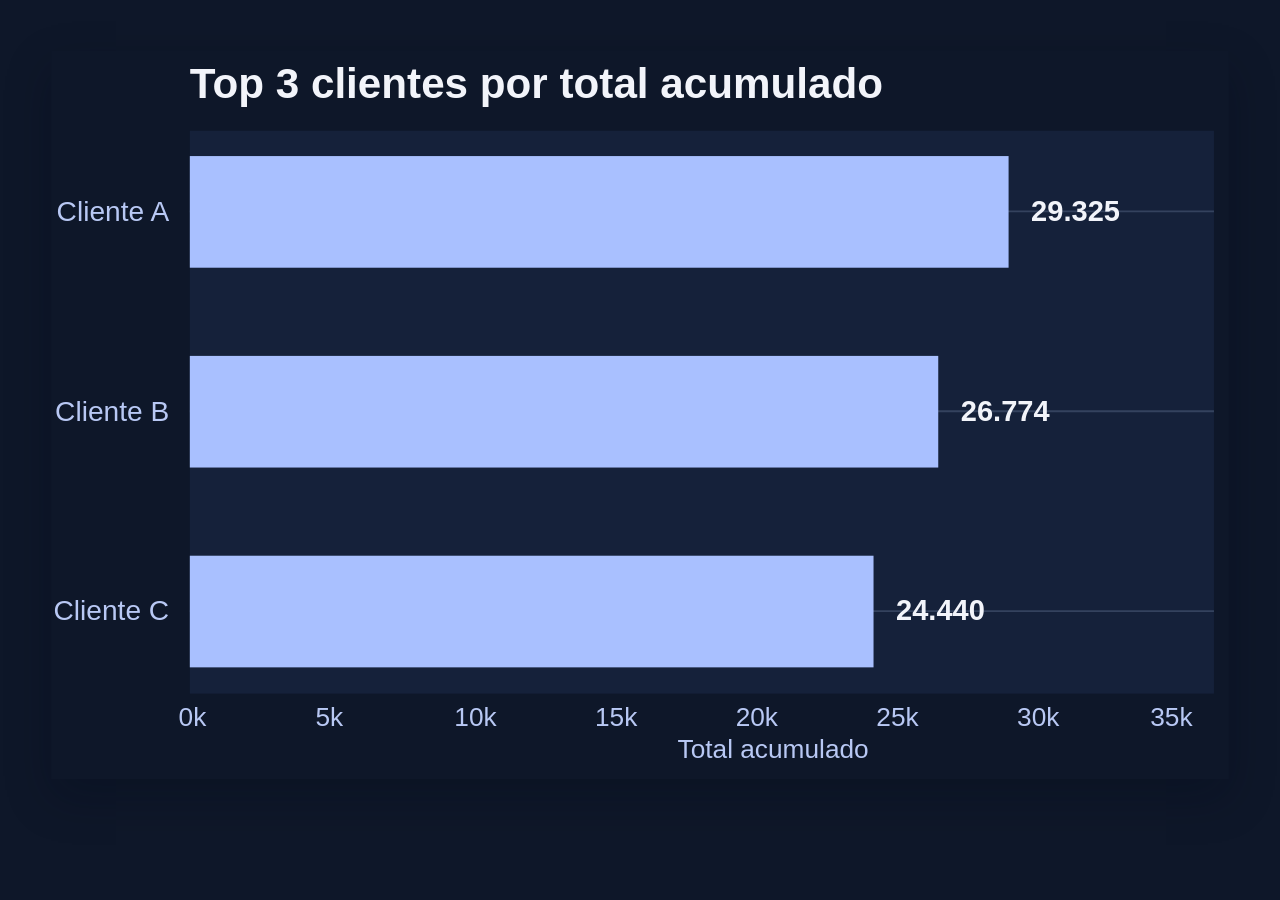
<file: Practicas/previews/clientes-totales-anon.html>
<!doctype html>
<html lang="es">
<head>
  <meta charset="utf-8" />
  <meta name="viewport" content="width=device-width, initial-scale=1" />
  <meta name="theme-color" content="#0e1729" />
  <title>Ranking anonimizado de clientes</title>
  <style>
    :root { color-scheme: dark; background: #0e1729; }
    * { box-sizing: border-box; }
    html, body { min-height: 100%; margin: 0; }
    body { display: grid; place-items: center; padding: clamp(16px, 4vw, 52px); background: #0e1729; }
    img { display: block; width: min(100%, 1256px); height: auto; box-shadow: 0 18px 42px rgba(2, 8, 23, .25); }
  </style>
</head>
<body>
  <img src="clientes-totales-anon.svg" width="1256" height="776" alt="Ranking anonimizado de tres clientes por total acumulado" />
</body>
</html>
</file>
<file: assets/css/main.css>
:root {
  --bg: #0e1729;
  --bg-soft: #121d33;
  --surface: #15213a;
  --surface-2: #1a2742;
  --text: #edf2ff;
  --muted: #adb9d1;
  --line: rgba(255, 255, 255, 0.11);
  --accent: #a9c0ff;
  --accent-strong: #c3bcff;
  --accent-2: #baaaff;
  --max: 1180px;
  --radius: 20px;
  --shadow: 0 24px 70px rgba(0, 0, 0, 0.25);
}

@media (min-width: 1280px) {
  :root { --max: 1320px; }
}

* { box-sizing: border-box; }
html { scroll-behavior: smooth; }
body {
  margin: 0;
  background:
    radial-gradient(circle at 10% 0%, rgba(169, 192, 255, 0.11), transparent 30rem),
    radial-gradient(circle at 90% 12%, rgba(186, 170, 255, 0.07), transparent 26rem),
    var(--bg);
  color: var(--text);
  font-family: "DM Sans", ui-sans-serif, system-ui, -apple-system, BlinkMacSystemFont, "Segoe UI", sans-serif;
  line-height: 1.6;
  -webkit-font-smoothing: antialiased;
}

a { color: inherit; }
a:focus-visible, button:focus-visible { outline: 2px solid var(--accent); outline-offset: 4px; }
img { max-width: 100%; display: block; }
button, input, textarea, select { font: inherit; }

.skip-link {
  position: fixed;
  left: 1rem;
  top: -4rem;
  z-index: 999;
  padding: .65rem 1rem;
  color: #061019;
  background: var(--accent);
  border-radius: 999px;
  font-weight: 800;
  text-decoration: none;
  transition: top .2s ease;
}
.skip-link:focus { top: 1rem; }

.container {
  width: min(calc(100% - 40px), var(--max));
  margin: 0 auto;
}

.site-header {
  position: sticky;
  top: 0;
  z-index: 100;
  border-bottom: 1px solid transparent;
  background: rgba(14, 23, 41, 0.72);
  backdrop-filter: blur(16px);
  -webkit-backdrop-filter: blur(16px);
  transition: border-color .2s ease, background .2s ease;
}
.site-header.scrolled { border-color: var(--line); background: rgba(14, 23, 41, 0.94); }
.nav-wrap { min-height: 74px; display: flex; align-items: center; justify-content: space-between; gap: 2rem; }
.brand { display: flex; align-items: center; gap: .8rem; text-decoration: none; font-weight: 500; letter-spacing: -.02em; }
.brand-mark {
  width: 42px; height: 42px; border-radius: 50%; display: grid; place-items: center;
  position: relative; isolation: isolate;
  border: 1px solid rgba(169, 192, 255, .78);
  background: #111c31; color: #dce5ff;
  font-family: "Newsreader", Georgia, serif; font-size: 1.05rem; font-weight: 500; letter-spacing: -.14em;
}
.brand-mark::before {
  content: ""; position: absolute; z-index: -1; width: 25px; height: 25px;
  border: 1px solid rgba(186, 170, 255, .48); border-radius: 50%;
}
.brand-mark::after {
  content: ""; position: absolute; width: 6px; height: 6px; border-radius: 50%;
  top: 3px; right: 6px; background: #deb8ff; box-shadow: 0 0 0 4px rgba(222,184,255,.08);
}
.brand-mark span { transform: translateX(-.02em) translateY(-.02em); }
.brand-name { white-space: nowrap; }
.site-nav { display: flex; align-items: center; gap: 1.35rem; }
.site-nav a { color: var(--muted); text-decoration: none; font-size: .92rem; font-weight: 650; transition: color .2s ease; }
.site-nav a:hover { color: var(--text); }
.site-nav .nav-cta { color: var(--text); padding: .55rem .9rem; border: 1px solid var(--line); border-radius: 999px; }
.nav-toggle { display: none; padding: 8px; border: 0; background: transparent; cursor: pointer; }
.nav-toggle span { display: block; width: 24px; height: 2px; background: var(--text); margin: 5px 0; border-radius: 2px; }

.section { padding: 112px 0; }
.section-muted { background: rgba(255, 255, 255, 0.025); border-block: 1px solid rgba(255,255,255,.05); }
.eyebrow { margin: 0 0 1rem; color: var(--accent); font-size: .78rem; font-weight: 500; letter-spacing: .16em; text-transform: uppercase; }
h1, h2, h3 { margin-top: 0; letter-spacing: -.035em; line-height: 1.08; }
h1, h2 { font-family: "Newsreader", Georgia, serif; font-weight: 500; }
h1 { max-width: 980px; margin-bottom: 1.35rem; font-size: clamp(2.7rem, 6vw, 5.6rem); }
h2 { margin-bottom: 1.25rem; font-size: clamp(2rem, 4vw, 3.55rem); }
h3 { font-size: 1.15rem; font-weight: 500; }
p { color: var(--muted); }

.hero { min-height: calc(100vh - 74px); display: grid; align-items: center; padding-top: 76px; }
.hero-copy { padding-block: 2rem; }
.hero-copy h1 { max-width: 12.5ch; margin-bottom: 1.45rem; font-size: clamp(3rem, 4.9vw, 4.65rem); line-height: .98; letter-spacing: -.05em; }
.hero-lead { max-width: 48ch; margin: 0; font-size: clamp(1.05rem, 1.35vw, 1.22rem); line-height: 1.75; }
.hero-actions { display: flex; flex-wrap: wrap; align-items: center; gap: .8rem 1.2rem; margin-top: 1.75rem; }
.hero-action { display: inline-flex; align-items: center; justify-content: center; gap: .55rem; min-height: 42px; border-radius: 999px; font-size: .9rem; font-weight: 800; text-decoration: none; transition: transform .2s ease, border-color .2s ease, background .2s ease, color .2s ease; }
.hero-action:hover { transform: translateY(-2px); }
.hero-action-primary { padding: .65rem 1rem; border: 1px solid rgba(169,192,255,.55); background: rgba(169,192,255,.1); color: var(--text); }
.hero-action-primary:hover { border-color: var(--accent); background: rgba(169,192,255,.18); }
.hero-action-secondary { color: var(--accent); }
.hero-action-secondary:hover { color: var(--text); }

.hero-nucleus { position: relative; overflow: hidden; background: #10192b; transition: background .5s ease; }
.hero-nucleus[data-state="proceso"] { background: #151b2d; }
.hero-nucleus[data-state="entrega"] { background: #1d1930; }
.hero-nucleus-grid { display: grid; grid-template-columns: minmax(0, .91fr) minmax(430px, 1.09fr); gap: clamp(3rem, 5vw, 5rem); align-items: center; min-height: calc(100vh - 74px); }
.hero-nucleus .hero-copy h1 { max-width: 10ch; font-size: clamp(3.3rem, 5.5vw, 5.65rem); line-height: .87; letter-spacing: -.015em; word-spacing: normal; }
.hero-nucleus .hero-copy h1 > span, .hero-nucleus .hero-copy h1 > em { display: inline-block; margin-right: .11em; }
.hero-nucleus .hero-copy h1 > em { margin-right: 0; }
.hero-nucleus .hero-copy h1 em { color: #c8c1ff; font-weight: 500; }
.hero-nucleus .hero-lead { max-width: 42ch; }
.nucleus-stage { position: relative; min-height: 420px; }
.nucleus-aura { position: absolute; right: 0; top: 50%; width: min(40vw, 455px); aspect-ratio: 1; overflow: hidden; border-radius: 50%; clip-path: circle(50%); background: radial-gradient(circle, rgba(169,192,255,.2), transparent 65%); transform: translateY(-50%); transition: transform .5s ease, background .5s ease; }
.hero-nucleus[data-state="proceso"] .nucleus-aura { background: radial-gradient(circle, rgba(190,171,255,.22), transparent 65%); transform: translateY(-50%) scale(1.1); }
.hero-nucleus[data-state="entrega"] .nucleus-aura { background: radial-gradient(circle, rgba(222,184,255,.24), transparent 65%); transform: translateY(-50%) scale(.93); }
.nucleus-field-lines { position: absolute; right: 2%; top: 50%; width: min(40vw, 455px); aspect-ratio: 1; overflow: hidden; border-radius: 50%; opacity: 0; background-image: linear-gradient(rgba(242,244,250,.09) 1px, transparent 1px), linear-gradient(90deg, rgba(242,244,250,.09) 1px, transparent 1px); background-size: 36px 36px; transform: translateY(-50%); transition: opacity .5s ease; pointer-events: none; }
.hero-nucleus[data-state="proceso"] .nucleus-field-lines { opacity: .55; }
.nucleus-layers { position: absolute; right: 2%; top: 50%; width: min(40vw, 455px); aspect-ratio: 1; transform: translateY(-50%); transition: transform .5s ease; }
.nucleus-layer { position: absolute; display: grid; place-items: center; overflow: hidden; appearance: none; -webkit-appearance: none; -webkit-tap-highlight-color: transparent; touch-action: manipulation; border: 1px solid rgba(242,244,250,.3); border-radius: 50%; padding: 0; background: transparent !important; background-color: transparent !important; background-image: none !important; color: #e9e8fb; cursor: pointer; transition: border-color .35s ease, transform .48s cubic-bezier(.2,.8,.2,1), box-shadow .4s ease, opacity .4s ease; }
.nucleus-layer:hover, .nucleus-layer:focus-visible { border-color: currentColor; outline: 2px solid currentColor; outline-offset: 5px; }
.nucleus-layer.outer { inset: 0; color: #a9c0ff; }
.nucleus-layer.middle { inset: 17%; color: #baaaff; }
.nucleus-layer.inner { inset: 35%; color: #deb8ff; }
.nucleus-layer[data-active="false"] { opacity: .47; }
.nucleus-layer[data-active="true"] { border-color: currentColor; background: transparent; box-shadow: none; opacity: 1; }
.nucleus-layer[data-next="true"] { border-color: currentColor; opacity: .86; }
.nucleus-layer.outer[data-active="true"] { transform: scale(1.04); }
.nucleus-layer.middle[data-active="true"] { transform: scale(1.09); }
.nucleus-layer.inner[data-active="true"] { transform: scale(1.15); }
.nucleus-node { position: absolute; width: 10px; height: 10px; border-radius: 50%; background: currentColor; box-shadow: 0 0 0 9px rgba(255,255,255,.08); transition: left .48s cubic-bezier(.2,.8,.2,1), top .48s cubic-bezier(.2,.8,.2,1), opacity .35s ease; }
.nucleus-node { box-shadow: 0 0 0 9px color-mix(in srgb, currentColor 12%, transparent); }
.outer .nucleus-node { left: 6%; top: 20%; }
.middle .nucleus-node { left: calc(86% - 10px); top: 3%; }
.inner .nucleus-node { left: calc(50% - 5px); top: -7px; }
.hero-nucleus[data-state="proceso"] .outer .nucleus-node { left: 26.2%; top: 59.1%; }
.hero-nucleus[data-state="proceso"] .middle .nucleus-node { left: 60.9%; top: 21.5%; }
.hero-nucleus[data-state="proceso"] .inner .nucleus-node { left: 57.3%; top: 4.4%; }
.hero-nucleus[data-state="entrega"] .outer .nucleus-node { left: 61.8%; top: 66.6%; }
.hero-nucleus[data-state="entrega"] .middle .nucleus-node { left: 34.1%; top: 39.5%; }
.hero-nucleus[data-state="entrega"] .inner .nucleus-node { left: 39.2%; top: 5.3%; }
.nucleus-layer[data-active="false"] .nucleus-node { opacity: .35; }
.nucleus-copy { position: absolute; z-index: 4; left: 50%; top: 50%; width: 188px; margin: 0; color: var(--text); font-size: .78rem; line-height: 1.45; text-align: center; transform: translate(-50%, -50%); transition: transform .45s ease; pointer-events: none; }
.nucleus-copy b { display: block; margin-bottom: .45rem; color: #cbd8ff; font-size: .7rem; letter-spacing: .1em; text-transform: uppercase; }
.nucleus-copy[data-tone="proceso"] b { color: #d6c9ff; }
.nucleus-copy[data-tone="entrega"] b { color: #edcdff; }
.hero-nucleus[data-state="entrega"] .nucleus-copy { transform: translate(-50%, -50%) scale(1.05); }
.nucleus-delivery-dot { position: absolute; right: 3%; top: 19%; width: 13px; height: 13px; border-radius: 50%; background: #edcdff; box-shadow: 0 0 0 10px rgba(237,205,255,.12); opacity: 0; transform: scale(.5); transition: opacity .45s ease, transform .45s ease; }
.hero-nucleus[data-state="entrega"] .nucleus-delivery-dot { opacity: 1; transform: scale(1); }
.nucleus-word { position: absolute; right: -22px; bottom: -3.1rem; color: var(--text); font-size: clamp(5.1rem, 14.6vw, 11.9rem); font-weight: 850; letter-spacing: -.11em; line-height: .7; opacity: .065; transition: opacity .45s ease, transform .5s ease; pointer-events: none; }
.hero-nucleus[data-state="proceso"] .nucleus-word { opacity: .12; transform: translateX(-18px); }
.hero-nucleus[data-state="entrega"] .nucleus-word { opacity: .15; transform: translateX(-38px); }
.nucleus-layers:has(.outer[data-active="true"]) { transform: translateY(-50%) scale(1.035); }
.nucleus-layers:has(.middle[data-active="true"]) { transform: translateY(-50%) scale(.94); }
.nucleus-layers:has(.inner[data-active="true"]) { transform: translateY(-50%) scale(.85); }
.nucleus-hint { display: none; }

@media (min-width: 681px) {
  .nucleus-layers[data-active-state="contexto"] { transform: translateY(-50%) scale(1.035); }
  .nucleus-layers[data-active-state="proceso"] { transform: translateY(-50%) scale(.94); }
  .nucleus-layers[data-active-state="entrega"] { transform: translateY(-50%) scale(.85); }
}

@media (hover: none), (pointer: coarse) {
  .nucleus-layer:focus-visible { outline: none; }
  .nucleus-layer[data-next="true"] { animation: nucleus-next-ring 2.35s ease-in-out infinite; }
}
@keyframes nucleus-next-ring { 0%, 68%, 100% { border-color: rgba(242,244,250,.3); opacity: .56; } 34% { border-color: currentColor; opacity: 1; } }
@media (prefers-reduced-motion: reduce) { .nucleus-layer[data-next="true"] { animation: none; } }
.split-grid { display: grid; grid-template-columns: minmax(290px, .72fr) minmax(0, 1.28fr); gap: clamp(3.5rem, 6vw, 6.5rem); align-items: start; }
.section-heading { position: static; }
.section-heading.wide { position: static; max-width: 920px; margin-bottom: 3.2rem; }
.section-note { max-width: 760px; margin-bottom: 0; }
.profile-copy > p { margin-top: 0; font-size: 1.08rem; }
.capability-list { display: grid; grid-template-columns: repeat(2, minmax(0, 1fr)); column-gap: 2.5rem; margin: 2.4rem 0 0; padding: 0; list-style: none; counter-reset: capability; }
.capability-list li { display: grid; grid-template-columns: 2.2rem 1fr; gap: .65rem; padding: 1.15rem 0 1.25rem; border-top: 1px solid var(--line); }
.capability-list li > span { color: var(--accent); font-size: .78rem; font-weight: 850; letter-spacing: .08em; }
.capability-list h3 { margin: 0 0 .3rem; font-size: 1.05rem; }
.capability-list p { margin: 0; font-size: .9rem; line-height: 1.6; }

.timeline { border-top: 1px solid var(--line); }
.timeline-item { display: grid; grid-template-columns: 290px 1fr; gap: 3rem; padding: 2.4rem 0; border-bottom: 1px solid var(--line); }
.timeline-meta { display: flex; flex-direction: column; gap: .45rem; }
.date { color: var(--accent); font-weight: 800; font-size: .82rem; letter-spacing: .06em; text-transform: uppercase; }
.company { color: #d8e2ef; font-weight: 700; }
.timeline-content h3 { margin-bottom: .7rem; font-size: 1.45rem; }
.timeline-content p { margin-top: 0; }
.timeline-content ul { margin: 1rem 0 0; padding-left: 1.1rem; color: var(--muted); }
.timeline-content li + li { margin-top: .45rem; }
.timeline-content li::marker { color: var(--accent); }

.case-grid { display: grid; grid-template-columns: repeat(2, minmax(0, 1fr)); gap: 1rem; }
.case-card { position: relative; overflow: hidden; padding: 1.55rem; border: 1px solid var(--line); border-radius: var(--radius); background: linear-gradient(180deg, rgba(255,255,255,.04), rgba(255,255,255,.018)); }
.case-card::after { content: ""; position: absolute; width: 180px; height: 180px; right: -90px; bottom: -100px; border-radius: 50%; background: radial-gradient(circle, rgba(186,170,255,.12), transparent 68%); }
.case-number { display: inline-grid; place-items: center; width: 36px; height: 36px; border-radius: 10px; color: #10192b; background: var(--accent); font-size: .8rem; font-weight: 500; margin-bottom: 1.2rem; }
.case-card h3 { margin-bottom: .8rem; font-size: 1.28rem; }
.case-featured { display: grid; grid-column: 1 / -1; grid-template-columns: minmax(0, .9fr) minmax(0, 1.1fr); grid-template-areas: "number details" "kicker details" "title details" "summary details"; column-gap: 4rem; align-items: start; padding: 2rem; border-color: rgba(169,192,255,.3); background: linear-gradient(135deg, rgba(169,192,255,.1), rgba(186,170,255,.08) 55%, rgba(255,255,255,.025)); }
.case-featured .case-number { grid-area: number; }
.case-kicker { grid-area: kicker; margin: .05rem 0 .7rem; color: var(--accent); font-size: .75rem; font-weight: 850; letter-spacing: .11em; text-transform: uppercase; }
.case-featured h3 { grid-area: title; margin-bottom: 1rem; font-size: clamp(1.8rem, 3.1vw, 2.75rem); }
.case-featured .case-summary { grid-area: summary; min-height: auto; margin-bottom: 0; font-size: 1.02rem; }
.case-featured dl { grid-area: details; align-self: stretch; margin: 0; }
.case-summary { min-height: 70px; margin: 0 0 1.25rem; }
.case-card dl { margin: 0; }
.case-card dl div { padding: .8rem 0; border-top: 1px solid rgba(255,255,255,.08); }
.case-card dt { color: #dce5f1; font-weight: 800; font-size: .82rem; }
.case-card dd { margin: .3rem 0 0; color: var(--muted); font-size: .88rem; }
.archive-card { display: flex; justify-content: space-between; gap: 2rem; align-items: center; margin-top: 1rem; padding: 1.5rem; border: 1px dashed rgba(255,255,255,.17); border-radius: var(--radius); }
.archive-card h3 { margin: .35rem 0 .55rem; }
.archive-card p { margin: 0; max-width: 800px; }
.archive-label { color: var(--accent-2); font-size: .75rem; font-weight: 850; text-transform: uppercase; letter-spacing: .13em; }
.text-link { white-space: nowrap; color: var(--accent); text-decoration: none; font-weight: 800; }

.stack-grid { display: grid; grid-template-columns: repeat(2, minmax(0, 1fr)); gap: 1rem; }
.stack-group { padding: 1.35rem; border-radius: var(--radius); border: 1px solid var(--line); background: rgba(255,255,255,.02); }
.stack-group:last-child { grid-column: auto; }
.stack-label { margin: 0 0 .42rem; color: var(--accent-2); font-size: .7rem; font-weight: 850; letter-spacing: .13em; text-transform: uppercase; }
.stack-group h3 { margin-bottom: 1rem; }
.chips { display: flex; flex-wrap: wrap; gap: .55rem; }
.chips span { padding: .45rem .7rem; border: 1px solid rgba(255,255,255,.08); background: rgba(255,255,255,.035); border-radius: 999px; color: #cbd6e5; font-size: .84rem; }
.education-list { display: grid; gap: .9rem; }
.education-list article { padding: 1.3rem; border: 1px solid var(--line); border-radius: var(--radius); background: rgba(255,255,255,.025); }
.education-date { color: var(--accent); font-size: .78rem; font-weight: 850; letter-spacing: .08em; text-transform: uppercase; }
.education-list h3 { margin: .55rem 0 .4rem; font-size: 1.2rem; }
.education-list p { margin: 0; }
.credentials-card {
  max-width: 23rem;
  margin-top: 2.6rem;
  padding: 1.15rem 1.2rem;
  border: 1px solid rgba(169,192,255,.22);
  border-radius: 16px;
  background: linear-gradient(135deg, rgba(169,192,255,.09), rgba(186,170,255,.055));
}
.credentials-label { display: block; color: var(--accent); font-size: .74rem; font-weight: 850; letter-spacing: .1em; text-transform: uppercase; }
.credentials-card p { margin: .45rem 0 0; font-size: .9rem; line-height: 1.5; }
.credential-link {
  display: inline-flex;
  align-items: center;
  gap: .45rem;
  margin-top: 1rem;
  color: var(--accent);
  font-size: .92rem;
  font-weight: 800;
  line-height: 1.35;
  text-decoration: none;
  transition: color .2s ease, transform .2s ease;
}
.credential-link:hover { color: var(--accent-strong); transform: translateX(3px); }
.credential-link:focus-visible { outline: 2px solid var(--accent); outline-offset: 4px; border-radius: 3px; }

.contact-section { padding-bottom: 90px; }
.contact-grid { display: grid; grid-template-columns: 1.1fr .9fr; gap: 4rem; align-items: start; padding: 2rem; border: 1px solid rgba(169,192,255,.2); border-radius: 28px; background: linear-gradient(135deg, rgba(169,192,255,.1), rgba(186,170,255,.065)); }
.contact-grid h2 { font-size: clamp(2rem, 3.3vw, 3.05rem); }
.contact-copy { max-width: 680px; margin-bottom: 0; }
.contact-links { display: grid; gap: .7rem; }
.contact-links a, .contact-email-reveal { display: block; width: 100%; padding: 1rem; border: 1px solid var(--line); border-radius: 14px; color: inherit; background: rgba(14,23,41,.35); text-align: left; text-decoration: none; transition: transform .2s ease, border-color .2s ease; }
.contact-email-reveal { font: inherit; cursor: pointer; }
.contact-links a:hover, .contact-email-reveal:hover { transform: translateX(4px); border-color: rgba(169,192,255,.42); }
.contact-links span { display: block; color: var(--muted); font-size: .76rem; text-transform: uppercase; letter-spacing: .12em; font-weight: 800; margin-bottom: .25rem; }
.contact-links strong { display: block; overflow-wrap: anywhere; }

.site-footer { border-top: 1px solid var(--line); padding: 1.5rem 0; color: var(--muted); font-size: .84rem; }
.footer-wrap { display: flex; justify-content: space-between; gap: 1rem; }

.back-to-top {
  position: fixed;
  right: 24px;
  bottom: 24px;
  z-index: 90;
  display: inline-flex;
  align-items: center;
  gap: .45rem;
  min-height: 44px;
  padding: 0 .85rem;
  border: 1px solid rgba(169,192,255,.3);
  border-radius: 999px;
  color: var(--text);
  background: rgba(18,29,51,.84);
  box-shadow: 0 12px 32px rgba(0,0,0,.28);
  backdrop-filter: blur(12px);
  -webkit-backdrop-filter: blur(12px);
  cursor: pointer;
  opacity: 0;
  pointer-events: none;
  transform: translateY(12px);
  transition: opacity .25s ease, transform .25s ease, border-color .2s ease, background .2s ease;
}
.back-to-top.visible {
  opacity: 1;
  pointer-events: auto;
  transform: translateY(0);
  animation: back-to-top-attention .7s ease .15s both;
}
.back-to-top:hover { border-color: var(--accent); background: rgba(26,39,66,.96); }
.back-to-top span:first-child { color: var(--accent); font-size: 1.1rem; line-height: 1; }
@keyframes back-to-top-attention {
  0% { opacity: 0; transform: translateY(12px) scale(.96); }
  70% { opacity: 1; transform: translateY(0) scale(1.045); }
  100% { opacity: 1; transform: translateY(0) scale(1); }
}

.reveal { opacity: 0; transform: translateY(18px); transition: opacity .6s ease, transform .6s ease; }
.reveal.visible { opacity: 1; transform: translateY(0); }

@media (prefers-reduced-motion: reduce) {
  html { scroll-behavior: auto; }
  *, *::before, *::after { animation-duration: .01ms !important; transition-duration: .01ms !important; }
  .reveal { opacity: 1; transform: none; }
}

@media (max-width: 960px) {
  .brand-name { display: none; }
  .nav-toggle { display: block; }
  .site-nav {
    display: none; position: absolute; left: 20px; right: 20px; top: 68px; padding: 1rem;
    border: 1px solid var(--line); border-radius: 16px; background: #0b1425; box-shadow: var(--shadow);
    flex-direction: column; align-items: stretch; gap: .2rem;
  }
  .site-nav.open { display: flex; }
  .site-nav a { padding: .75rem .8rem; border-radius: 10px; }
  .site-nav a:hover { background: rgba(255,255,255,.04); }
  .site-nav .nav-cta { border: 0; padding: .75rem .8rem; }
  .split-grid, .contact-grid { grid-template-columns: 1fr; }
  .hero-nucleus-grid { grid-template-columns: 1fr; min-height: auto; }
  .hero { min-height: auto; padding-top: 96px; }
  .hero-nucleus { padding-top: 76px; }
  .nucleus-stage { width: min(100%, 680px); min-height: 390px; }
  .split-grid { gap: 2rem; }
  .section-heading { position: static; }
  .timeline-item { grid-template-columns: 210px 1fr; gap: 2rem; }
  .case-grid { grid-template-columns: 1fr; }
  .case-featured { grid-template-columns: 1fr; grid-template-areas: "number" "kicker" "title" "summary" "details"; }
  .case-summary { min-height: auto; }
  .stack-grid { grid-template-columns: 1fr; }
}

@media (max-width: 680px) {
  .container { width: min(calc(100% - 28px), var(--max)); }
  .section { padding: 78px 0; }
  .hero { padding-top: 70px; }
  .hero-nucleus { padding-top: 58px; }
  h1 { font-size: clamp(2.45rem, 13vw, 4rem); }
  .hero-nucleus-grid { gap: 1rem; }
  .hero-nucleus .hero-copy h1 { font-size: clamp(2.7rem, 12vw, 3.75rem); max-width: 10ch; }
  .hero-actions { margin-top: 1.35rem; }
  .nucleus-stage { min-height: 320px; }
  .nucleus-layers, .nucleus-aura, .nucleus-field-lines { left: 50%; right: auto; width: 75vw; }
  .nucleus-layers { transform: translate(-50%, -50%); }
  .nucleus-aura { transform: translate(-50%, -50%); }
  .nucleus-layers:has(.outer[data-active="true"]) { transform: translate(-50%, -50%) scale(1.035); }
  .nucleus-layers:has(.middle[data-active="true"]) { transform: translate(-50%, -50%) scale(.94); }
  .nucleus-layers:has(.inner[data-active="true"]) { transform: translate(-50%, -50%) scale(.85); }
  .nucleus-layers[data-active-state="contexto"] { transform: translate(-50%, -50%) scale(1.035); }
  .nucleus-layers[data-active-state="proceso"] { transform: translate(-50%, -50%) scale(.94); }
  .nucleus-layers[data-active-state="entrega"] { transform: translate(-50%, -50%) scale(.85); }
  /* Mobile browsers rasterize the nested transformed buttons as a square tap layer.
     Keep the same selected/next-ring states without transforming either touch surface. */
  .nucleus-layers,
  .nucleus-layers:has(.outer[data-active="true"]),
  .nucleus-layers:has(.middle[data-active="true"]),
  .nucleus-layers:has(.inner[data-active="true"]),
  .nucleus-layers[data-active-state="contexto"],
  .nucleus-layers[data-active-state="proceso"],
  .nucleus-layers[data-active-state="entrega"] { transform: translate(-50%, -50%); transition: none; }
  .nucleus-layer,
  .nucleus-layer.outer[data-active="true"],
  .nucleus-layer.middle[data-active="true"],
  .nucleus-layer.inner[data-active="true"] { transform: none; }
  .nucleus-layer:focus,
  .nucleus-layer:active { outline: none; }
  .hero-nucleus[data-state="proceso"] .nucleus-aura { transform: translate(-50%, -50%) scale(1.1); }
  .hero-nucleus[data-state="entrega"] .nucleus-aura { transform: translate(-50%, -50%) scale(.93); }
  .nucleus-field-lines { transform: translate(-50%, -50%); }
  .nucleus-word { right: -8px; bottom: 8px; font-size: 5.3rem; }
  .nucleus-copy { width: 155px; font-size: .72rem; }
  .capability-list { grid-template-columns: 1fr; }
  .timeline-item { grid-template-columns: 1fr; gap: 1rem; padding: 2rem 0; }
  .timeline-meta { gap: .25rem; }
  .archive-card { align-items: flex-start; flex-direction: column; }
  .contact-grid { padding: 1.3rem; gap: 2rem; }
  .footer-wrap { flex-direction: column; }
  .back-to-top { right: 14px; bottom: 14px; }
  .hero:not(.hero-nucleus) .hero-copy h1 {
    font-size: clamp(2.55rem, 12vw, 3.7rem);
    max-width: none;
  }
}
</file>
